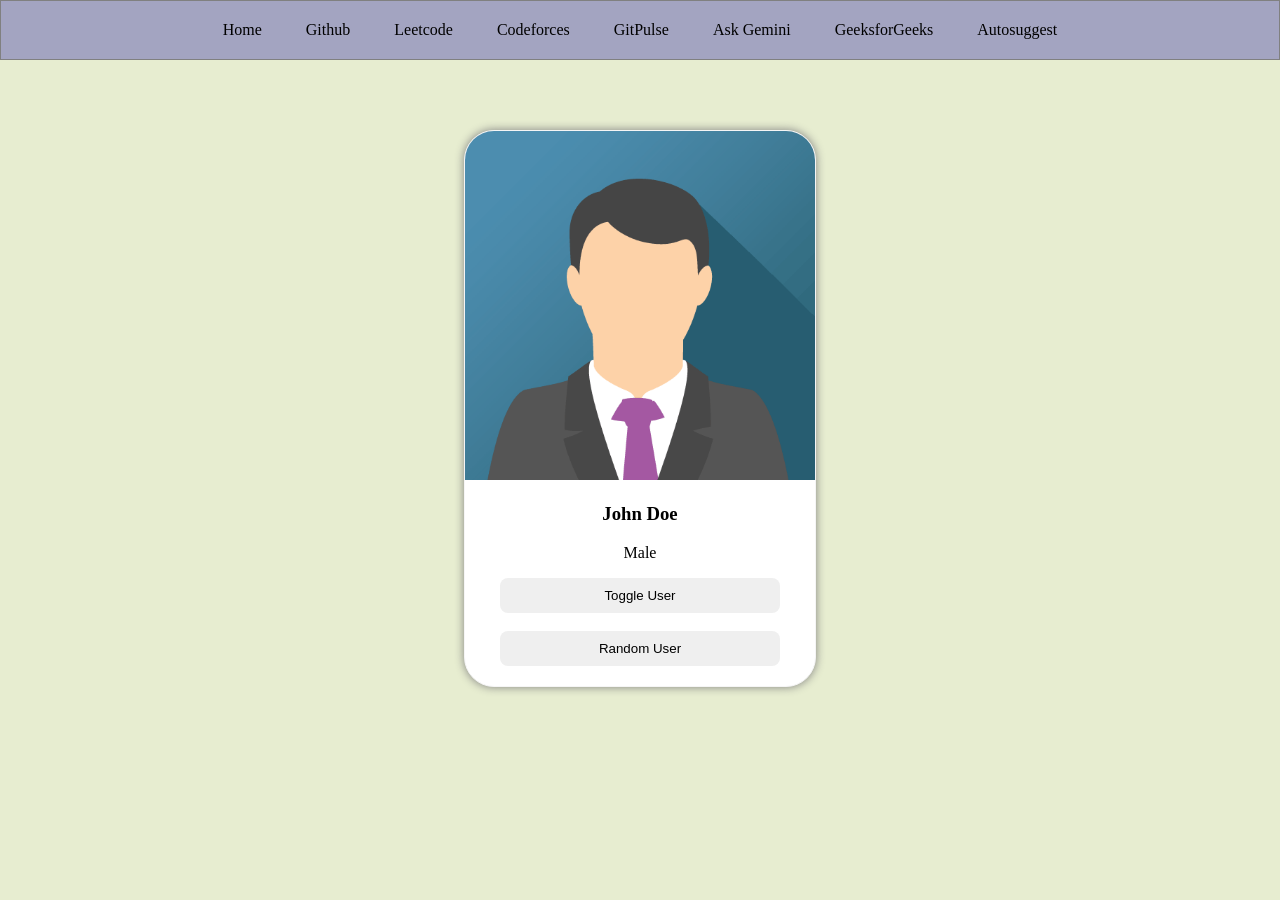
<file: src/main/resources/static/index.html>
<!DOCTYPE html>
<html lang="en">
<head>
    <meta charset="UTF-8">
    <meta name="viewport" content="width=device-width, initial-scale=1.0">
    <title>Document</title>
    <link rel="stylesheet" href="index.css" class="css">
</head>
<body>
    
    <div class="navbar">
        <a href="index.html" target="_blank">Home</a>
        <a href="https://github.com/" target="_blank">Github</a>
        <a href="leetcode-stats.html" target="_blank">Leetcode</a>
        <a href="codeforces-stats.html" target="_blank">Codeforces</a>
        <a href="gitpulse.html" target="_blank">GitPulse</a>
        <a href="ask-gemini.html" target="_blank">Ask Gemini</a>
        <a href="https://www.geeksforgeeks.org/" target="_blank">GeeksforGeeks</a>
        <a href="autosuggest.html" target="_blank">Autosuggest</a>
     </div>
     <div class="card">
        <img id="user-image" src="john.png" alt="image not found" >
        <h3 id="user-name">John Doe</h3>
        <p id="user-gender">Male</p>
        <button onclick="toggleUser()">Toggle User</button>
        <br>
        <br>
        <button onclick="randomUser()">Random User</button>

     </div>
    
    <script src="index.js" class="js"></script>
    
</body>
</html>
</file>
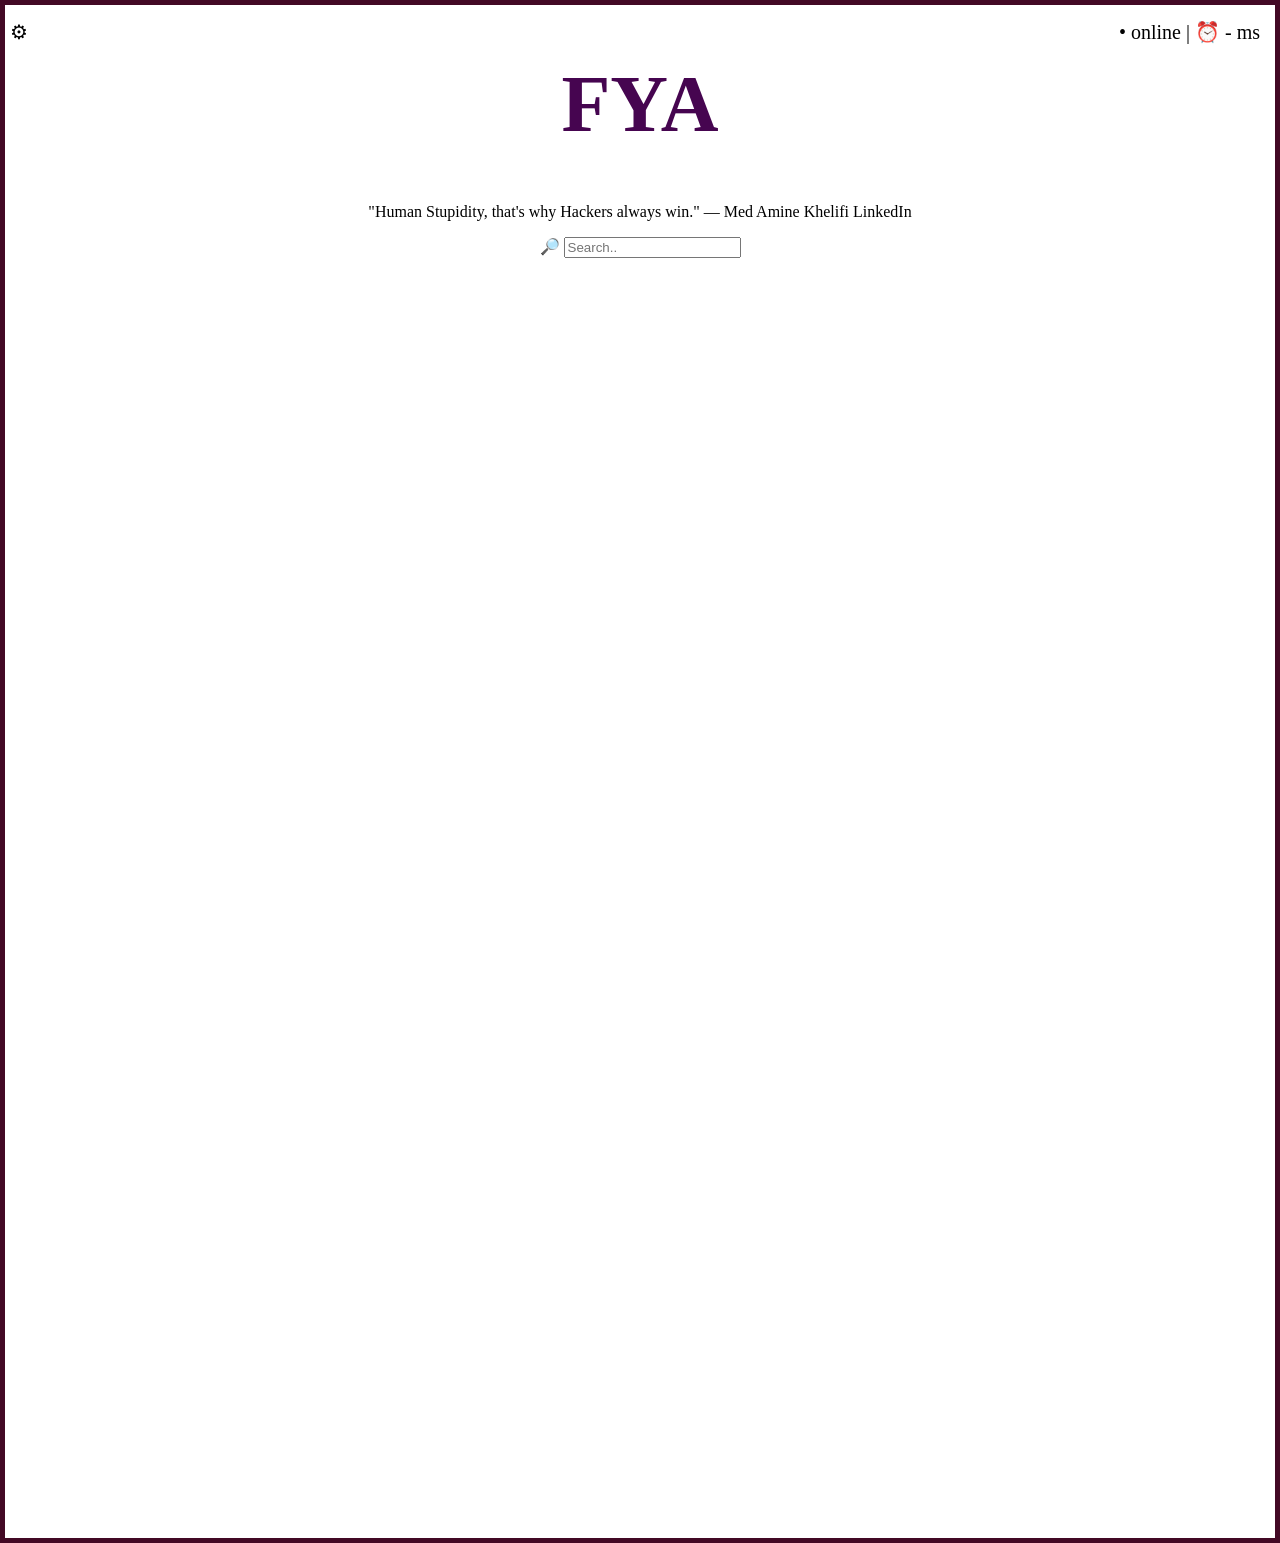
<file: src/main/resources/static/autosuggest.html>
<!DOCTYPE html>
<html lang="en">
<head>
    <meta charset="UTF-8">
    <meta name="viewport" content="width=device-width, initial-scale=1.0">
    <title>Document</title>
    <style>
        
        
        body{
            border: 5px solid rgb(67, 9, 37);
            padding-bottom: 100%;
    
            background-color: white;
            margin: 0px;
            text-align: center;
        }
        h1{
            text-align: center;
            color: rgb(70, 5, 80);
            font-size: 80px;
            -webkit-text-stroke: 10px darkpurple;
        }
        .gear{
            position: fixed;
            top: 20px;
            left: 10px;
            font-size: 20px;
        }
        .bullet{
            position: fixed;
            top: 20px;
            right: 20px;
            font-size: 20px;
        }
        .searchbox{
            padding-top: 20px;
            padding-bottom: 20px;
            padding-left: 30px;
            padding-right: 20px;
            border-radius: 20px;
            width: 80%;
            left: 70px;
            size: 50px;
            font-size: 70px;
        }
        
    </style>
</head>
<body>
    
        <span class="gear">&#9881;</span>
        <span class="bullet"> &#x2022; online | &#9200; - ms </span>
        <h1> FYA </h1>
        <p>"Human Stupidity, that's why Hackers always win."
             — Med Amine Khelifi LinkedIn </p>
        <span class="lens">&#128270;</span>
        <input class="search-box" type="text" placeholder="Search..">


</body>
</html>
</file>
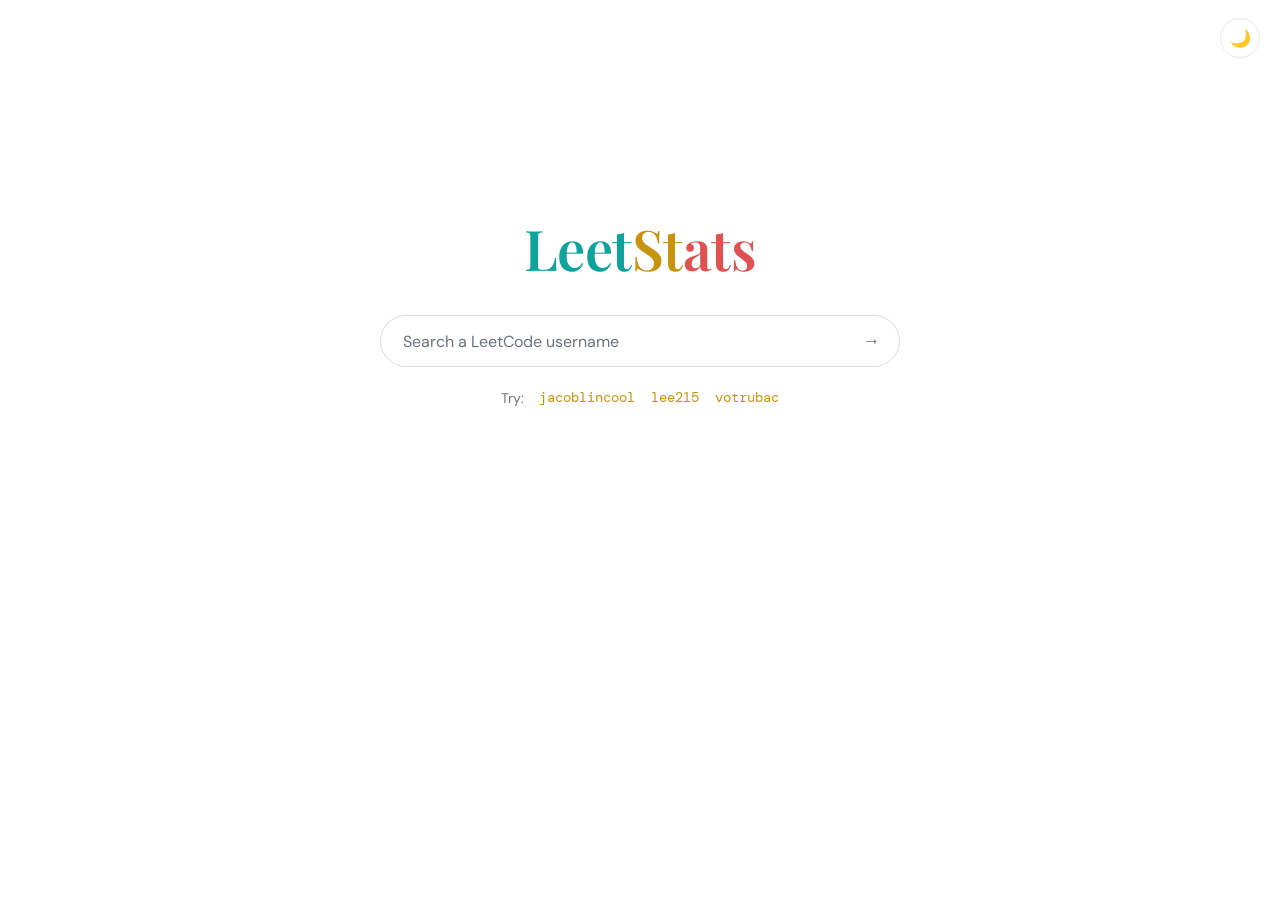
<file: src/main/resources/static/leetcode-stats.html>
<!DOCTYPE html>
<html lang="en" data-theme="light">
<head>
<meta charset="UTF-8">
<meta name="viewport" content="width=device-width, initial-scale=1.0">
<title>LeetStats</title>
<link rel="preconnect" href="https://fonts.googleapis.com">
<link rel="preconnect" href="https://fonts.gstatic.com" crossorigin>
<link href="https://fonts.googleapis.com/css2?family=Playfair+Display:wght@600&family=DM+Sans:wght@400;500;700&family=DM+Mono:wght@400;500&display=swap" rel="stylesheet">
<style>
  :root, [data-theme="light"] {
    --bg: #ffffff;
    --text: #1f2328;
    --muted: #6b7280;
    --line: #e5e7eb;
    --surface: #ffffff;
    --input-border: #dadce0;
    --input-shadow: rgba(32, 33, 36, 0.12);
    --track: #f0f1f3;
    --easy: #0fa39e;
    --medium: #c8930f;
    --hard: #e05252;
    --accent: #c8930f;
    --card-shadow: 0 1px 3px rgba(32, 33, 36, 0.08), 0 8px 28px rgba(32, 33, 36, 0.06);
  }
  [data-theme="dark"] {
    --bg: #0a0b0d;
    --text: #e9e7e2;
    --muted: #8b8f98;
    --line: rgba(255, 255, 255, 0.09);
    --surface: #121418;
    --input-border: rgba(255, 255, 255, 0.14);
    --input-shadow: rgba(0, 0, 0, 0.5);
    --track: rgba(255, 255, 255, 0.08);
    --easy: #3ddad7;
    --medium: #e3b341;
    --hard: #ff6b6b;
    --accent: #e3b341;
    --card-shadow: 0 20px 50px rgba(0, 0, 0, 0.45);
  }

  * { margin: 0; padding: 0; box-sizing: border-box; }

  html, body { height: 100%; }

  body {
    background: var(--bg);
    color: var(--text);
    font-family: "DM Sans", system-ui, sans-serif;
    display: flex;
    flex-direction: column;
    align-items: center;
    transition: background 0.25s, color 0.25s;
  }

  /* theme toggle, top right */
  .theme-toggle {
    position: fixed;
    top: 18px;
    right: 20px;
    width: 40px;
    height: 40px;
    border-radius: 50%;
    border: 1px solid var(--line);
    background: var(--surface);
    color: var(--text);
    font-size: 17px;
    cursor: pointer;
    display: flex;
    align-items: center;
    justify-content: center;
    transition: background 0.25s, border-color 0.25s, transform 0.15s;
    z-index: 10;
  }
  .theme-toggle:hover { transform: scale(1.06); }
  .theme-toggle:focus-visible { outline: 2px solid var(--accent); outline-offset: 2px; }

  main {
    width: 100%;
    max-width: 640px;
    padding: 0 24px 64px;
    display: flex;
    flex-direction: column;
    align-items: center;
    /* Google-style: sits a bit above vertical center when idle */
    margin-top: clamp(96px, 24vh, 210px);
    transition: margin-top 0.45s cubic-bezier(0.3, 0.8, 0.3, 1);
  }
  body.has-result main { margin-top: 72px; }

  .wordmark {
    font-family: "Playfair Display", serif;
    font-weight: 600;
    font-size: clamp(40px, 8vw, 56px);
    letter-spacing: -0.01em;
    margin-bottom: 30px;
    user-select: none;
  }
  .wordmark .l { color: var(--easy); }
  .wordmark .e { color: var(--medium); }
  .wordmark .t { color: var(--hard); }

  /* search */
  .search {
    width: 100%;
    max-width: 520px;
    display: flex;
    align-items: center;
    gap: 12px;
    background: var(--surface);
    border: 1px solid var(--input-border);
    border-radius: 999px;
    padding: 0 8px 0 22px;
    height: 52px;
    transition: box-shadow 0.2s, border-color 0.2s, background 0.25s;
  }
  .search:focus-within {
    box-shadow: 0 2px 10px var(--input-shadow);
    border-color: transparent;
  }
  [data-theme="dark"] .search:focus-within { border-color: var(--accent); box-shadow: none; }

  .search input {
    flex: 1;
    min-width: 0;
    border: none;
    outline: none;
    background: transparent;
    color: var(--text);
    font-family: "DM Mono", monospace;
    font-size: 16px;
  }
  .search input::placeholder { color: var(--muted); font-family: "DM Sans", sans-serif; }

  .search button {
    border: none;
    background: transparent;
    color: var(--muted);
    font-size: 18px;
    width: 40px;
    height: 40px;
    border-radius: 50%;
    cursor: pointer;
    display: flex;
    align-items: center;
    justify-content: center;
    transition: color 0.15s, background 0.15s;
  }
  .search button:hover { color: var(--accent); background: var(--track); }
  .search button:focus-visible { outline: 2px solid var(--accent); outline-offset: 1px; }
  .search button:disabled { opacity: 0.45; cursor: wait; }

  .try {
    margin-top: 20px;
    font-size: 14px;
    color: var(--muted);
    display: flex;
    gap: 14px;
    align-items: center;
    flex-wrap: wrap;
    justify-content: center;
  }
  .try button {
    background: none;
    border: none;
    padding: 2px 1px;
    color: var(--accent);
    font-family: "DM Mono", monospace;
    font-size: 13.5px;
    cursor: pointer;
    border-bottom: 1px dashed transparent;
    transition: border-color 0.15s;
  }
  .try button:hover { border-bottom-color: var(--accent); }
  .try button:focus-visible { outline: 2px solid var(--accent); outline-offset: 2px; }

  /* states */
  .loader {
    margin-top: 52px;
    width: 34px; height: 34px;
    border: 3px solid var(--track);
    border-top-color: var(--accent);
    border-radius: 50%;
    animation: spin 0.8s linear infinite;
  }
  @keyframes spin { to { transform: rotate(360deg); } }

  .error {
    margin-top: 44px;
    text-align: center;
    color: var(--muted);
    font-size: 14.5px;
    line-height: 1.6;
    max-width: 420px;
  }
  .error b { color: var(--hard); font-weight: 700; display: block; margin-bottom: 4px; }

  /* card */
  .card {
    width: 100%;
    margin-top: 44px;
    background: var(--surface);
    border: 1px solid var(--line);
    border-radius: 18px;
    padding: 30px 34px;
    box-shadow: var(--card-shadow);
    animation: rise 0.45s cubic-bezier(0.2, 0.7, 0.3, 1) both;
    transition: background 0.25s, border-color 0.25s;
  }
  @keyframes rise {
    from { opacity: 0; transform: translateY(14px); }
    to   { opacity: 1; transform: translateY(0); }
  }

  .card-head {
    display: flex;
    justify-content: space-between;
    align-items: baseline;
    gap: 10px;
    flex-wrap: wrap;
    margin-bottom: 26px;
  }
  .card-head a {
    font-family: "Playfair Display", serif;
    font-size: 23px;
    font-weight: 600;
    color: var(--text);
    text-decoration: none;
  }
  .card-head a:hover { color: var(--accent); }
  .card-head .rank {
    font-family: "DM Mono", monospace;
    font-size: 13px;
    color: var(--muted);
  }
  .card-head .rank b { color: var(--accent); font-weight: 500; }

  .card-body {
    display: grid;
    grid-template-columns: 168px 1fr;
    gap: 34px;
    align-items: center;
  }

  .ring-wrap { position: relative; width: 168px; height: 168px; margin: 0 auto; }
  .ring-wrap svg { transform: rotate(-90deg); display: block; }
  .ring-track { fill: none; stroke: var(--track); stroke-width: 9; }
  .ring-fill {
    fill: none;
    stroke: var(--accent);
    stroke-width: 9;
    stroke-linecap: round;
    transition: stroke-dashoffset 1.1s cubic-bezier(0.3, 0.8, 0.3, 1), stroke 0.25s;
  }
  .ring-center {
    position: absolute; inset: 0;
    display: flex; flex-direction: column;
    align-items: center; justify-content: center;
  }
  .ring-center .big {
    font-family: "DM Mono", monospace;
    font-size: 36px;
    line-height: 1;
  }
  .ring-center .small {
    color: var(--muted);
    font-size: 11.5px;
    margin-top: 6px;
    letter-spacing: 0.06em;
    text-transform: uppercase;
  }

  .bars { display: flex; flex-direction: column; gap: 18px; }
  .bar-top {
    display: flex;
    justify-content: space-between;
    align-items: baseline;
    margin-bottom: 7px;
  }
  .bar-top .label {
    font-size: 12.5px;
    font-weight: 700;
    letter-spacing: 0.09em;
    text-transform: uppercase;
  }
  .bar-top .nums {
    font-family: "DM Mono", monospace;
    font-size: 13px;
    color: var(--muted);
  }
  .bar-top .nums b { color: var(--text); font-weight: 500; }
  .bar-track { height: 7px; border-radius: 99px; background: var(--track); overflow: hidden; }
  .bar-fill { height: 100%; width: 0; border-radius: 99px; transition: width 1.1s cubic-bezier(0.3, 0.8, 0.3, 1); }
  .easy   .label { color: var(--easy); }   .easy   .bar-fill { background: var(--easy); }
  .medium .label { color: var(--medium); } .medium .bar-fill { background: var(--medium); }
  .hard   .label { color: var(--hard); }   .hard   .bar-fill { background: var(--hard); }

  .hidden { display: none !important; }

  @media (max-width: 540px) {
    .card { padding: 24px 20px; }
    .card-body { grid-template-columns: 1fr; gap: 26px; }
  }

  @media (prefers-reduced-motion: reduce) {
    * { animation: none !important; transition: none !important; }
  }
</style>
</head>
<body>
  <button class="theme-toggle" id="theme-toggle" aria-label="Switch theme" title="Switch theme">🌙</button>

  <main>
    <h1 class="wordmark"><span class="l">Leet</span><span class="e">St</span><span class="t">ats</span></h1>

    <div class="search">
      <input id="username" type="text" placeholder="Search a LeetCode username" autocomplete="off" spellcheck="false" aria-label="LeetCode username">
      <button id="go" aria-label="Fetch stats" title="Fetch stats">→</button>
    </div>

    <div class="try">
      <span>Try:</span>
      <button data-u="jacoblincool">jacoblincool</button>
      <button data-u="lee215">lee215</button>
      <button data-u="votrubac">votrubac</button>
    </div>

    <div id="loading" class="loader hidden" role="status" aria-label="Loading"></div>

    <div id="error" class="error hidden" role="alert">
      <b>Couldn't fetch that profile</b>
      <span id="error-msg"></span>
    </div>

    <section id="card" class="card hidden" aria-live="polite">
      <div class="card-head">
        <a id="profile-link" href="#" target="_blank" rel="noopener"></a>
        <span class="rank">Rank <b id="ranking">—</b></span>
      </div>
      <div class="card-body">
        <div class="ring-wrap">
          <svg width="168" height="168" viewBox="0 0 168 168" aria-hidden="true">
            <circle class="ring-track" cx="84" cy="84" r="74"></circle>
            <circle class="ring-fill" id="ring" cx="84" cy="84" r="74"></circle>
          </svg>
          <div class="ring-center">
            <div class="big" id="total-solved">0</div>
            <div class="small" id="total-label">solved</div>
          </div>
        </div>
        <div class="bars">
          <div class="bar-row easy">
            <div class="bar-top"><span class="label">Easy</span>
              <span class="nums"><b id="easy-solved">0</b> / <span id="easy-total">0</span></span></div>
            <div class="bar-track"><div class="bar-fill" id="easy-bar"></div></div>
          </div>
          <div class="bar-row medium">
            <div class="bar-top"><span class="label">Medium</span>
              <span class="nums"><b id="medium-solved">0</b> / <span id="medium-total">0</span></span></div>
            <div class="bar-track"><div class="bar-fill" id="medium-bar"></div></div>
          </div>
          <div class="bar-row hard">
            <div class="bar-top"><span class="label">Hard</span>
              <span class="nums"><b id="hard-solved">0</b> / <span id="hard-total">0</span></span></div>
            <div class="bar-track"><div class="bar-fill" id="hard-bar"></div></div>
          </div>
        </div>
      </div>
    </section>
  </main>

<script>
(function () {
  "use strict";

  /* ---------- theme ---------- */
  var root = document.documentElement;
  var toggle = document.getElementById("theme-toggle");
  var prefersDark = window.matchMedia("(prefers-color-scheme: dark)").matches;
  setTheme(prefersDark ? "dark" : "light");

  function setTheme(t) {
    root.setAttribute("data-theme", t);
    toggle.textContent = t === "dark" ? "☀️" : "🌙";
  }
  toggle.addEventListener("click", function () {
    setTheme(root.getAttribute("data-theme") === "dark" ? "light" : "dark");
  });

  /* ---------- elements ---------- */
  var input = document.getElementById("username");
  var goBtn = document.getElementById("go");
  var loadingEl = document.getElementById("loading");
  var errorEl = document.getElementById("error");
  var errorMsg = document.getElementById("error-msg");
  var cardEl = document.getElementById("card");

  var RING_R = 74;
  var RING_C = 2 * Math.PI * RING_R;
  var ring = document.getElementById("ring");
  ring.setAttribute("stroke-dasharray", RING_C);
  ring.setAttribute("stroke-dashoffset", RING_C);

  /* ---------- data sources (tried in order) ---------- */
  var SOURCES = [
    {
      url: function (u) { return "https://leetcode-api-faisalshohag.vercel.app/" + encodeURIComponent(u); },
      parse: function (d) {
        if (!d || d.errors || d.totalSolved === undefined) return null;
        return pick(d);
      }
    },
    {
      url: function (u) { return "https://alfa-leetcode-api.onrender.com/userProfile/" + encodeURIComponent(u); },
      parse: function (d) {
        if (!d || d.errors || d.totalSolved === undefined) return null;
        return pick(d);
      }
    },
    {
      url: function (u) { return "https://leetcode-stats-api.herokuapp.com/" + encodeURIComponent(u); },
      parse: function (d) {
        if (!d || d.status !== "success") return null;
        return pick(d);
      }
    }
  ];

  function pick(d) {
    return {
      totalSolved: d.totalSolved, totalQuestions: d.totalQuestions,
      easySolved: d.easySolved, totalEasy: d.totalEasy,
      mediumSolved: d.mediumSolved, totalMedium: d.totalMedium,
      hardSolved: d.hardSolved, totalHard: d.totalHard,
      ranking: d.ranking
    };
  }

  function fetchWithTimeout(url, ms) {
    var ctrl = new AbortController();
    var t = setTimeout(function () { ctrl.abort(); }, ms);
    return fetch(url, { signal: ctrl.signal })
      .then(function (r) { return r.json(); })
      .finally(function () { clearTimeout(t); });
  }

  function fetchStats(username) {
    var i = 0;
    function tryNext() {
      if (i >= SOURCES.length) return Promise.reject(new Error("all sources failed"));
      var src = SOURCES[i++];
      return fetchWithTimeout(src.url(username), 12000)
        .then(function (json) {
          var parsed = src.parse(json);
          return parsed || tryNext();
        })
        .catch(function () { return tryNext(); });
    }
    return tryNext();
  }

  /* ---------- rendering ---------- */
  function fmt(n) {
    if (n === null || n === undefined || isNaN(n)) return "—";
    return Number(n).toLocaleString("en-US");
  }

  function countUp(el, target, ms) {
    var reduce = window.matchMedia("(prefers-reduced-motion: reduce)").matches;
    if (reduce || !target) { el.textContent = fmt(target || 0); return; }
    var start = performance.now();
    (function step(now) {
      var p = Math.min(((now || performance.now()) - start) / ms, 1);
      var eased = 1 - Math.pow(1 - p, 3);
      el.textContent = fmt(Math.round(target * eased));
      if (p < 1) requestAnimationFrame(step);
    })();
  }

  function setBar(id, solved, total) {
    var pct = total > 0 ? (solved / total) * 100 : 0;
    document.getElementById(id).style.width = Math.max(pct, solved > 0 ? 2 : 0) + "%";
  }

  function render(username, s) {
    var link = document.getElementById("profile-link");
    link.textContent = username;
    link.href = "https://leetcode.com/u/" + encodeURIComponent(username) + "/";

    document.getElementById("ranking").textContent = "#" + fmt(s.ranking);
    document.getElementById("total-label").textContent = "of " + fmt(s.totalQuestions);
    document.getElementById("easy-solved").textContent = fmt(s.easySolved);
    document.getElementById("easy-total").textContent = fmt(s.totalEasy);
    document.getElementById("medium-solved").textContent = fmt(s.mediumSolved);
    document.getElementById("medium-total").textContent = fmt(s.totalMedium);
    document.getElementById("hard-solved").textContent = fmt(s.hardSolved);
    document.getElementById("hard-total").textContent = fmt(s.totalHard);

    document.body.classList.add("has-result");
    cardEl.classList.remove("hidden");

    requestAnimationFrame(function () {
      requestAnimationFrame(function () {
        countUp(document.getElementById("total-solved"), s.totalSolved, 1100);
        var pct = s.totalQuestions > 0 ? s.totalSolved / s.totalQuestions : 0;
        ring.setAttribute("stroke-dashoffset", RING_C * (1 - pct));
        setBar("easy-bar", s.easySolved, s.totalEasy);
        setBar("medium-bar", s.mediumSolved, s.totalMedium);
        setBar("hard-bar", s.hardSolved, s.totalHard);
      });
    });
  }

  function resetCard() {
    ring.setAttribute("stroke-dashoffset", RING_C);
    ["easy-bar", "medium-bar", "hard-bar"].forEach(function (id) {
      document.getElementById(id).style.width = "0";
    });
    document.getElementById("total-solved").textContent = "0";
  }

  /* ---------- flow ---------- */
  var busy = false;

  function lookup(username) {
    username = (username || "").trim();
    if (!username || busy) return;
    busy = true;

    input.value = username;
    goBtn.disabled = true;
    errorEl.classList.add("hidden");
    cardEl.classList.add("hidden");
    resetCard();
    loadingEl.classList.remove("hidden");

    fetchStats(username)
      .then(function (stats) {
        loadingEl.classList.add("hidden");
        render(username, stats);
      })
      .catch(function () {
        loadingEl.classList.add("hidden");
        errorMsg.textContent = 'No stats found for "' + username +
          '". Check the spelling, or the public stats APIs may be briefly busy — try again in a moment.';
        errorEl.classList.remove("hidden");
      })
      .finally(function () {
        goBtn.disabled = false;
        busy = false;
      });
  }

  goBtn.addEventListener("click", function () { lookup(input.value); });
  input.addEventListener("keydown", function (e) { if (e.key === "Enter") lookup(input.value); });
  document.querySelectorAll(".try button").forEach(function (b) {
    b.addEventListener("click", function () { lookup(b.dataset.u); });
  });
})();
</script>
</body>
</html>
</file>
<file: src/main/resources/static/index.css>
h1{
    color: red;
}

h2 {
    color: blue;
}


body{
    margin: 0px;
}

h1 {
    color: red;
}

.navbar{
    border-style: solid;
    border-width: 1px;
    border-color: gray;
    padding: 20px;
    text-align: center;
    background-color:rgba(122, 120, 185, 0.619);
}

.navbar a{
    padding: 20px;
    text-decoration: none;
    color: black;
} 
.navbar a:hover{
    color: purple;
    background-color:honeydew;
}

body{
    margin: 0px;
    background-color: rgb(231, 237, 208);
}
.card{
    border: 1px solid whitesmoke;
    width: 350px;
    border-radius: 30px;
    text-align: center;
    margin-top: 70px;
    overflow: hidden;
    /* margin-left: 40%; */
    margin-left: auto;
    margin-right: auto;
    padding-bottom: 20px;
    background-color: white;
    box-shadow: 0px 0px 10px 0px gray;
}

.card img{
    /* width: 300px; */
    width: 100%;
}
.card button{
    border-style: none;
    padding: 10px;
    width: 80%;
    border-radius: 8px;
}
</file>
